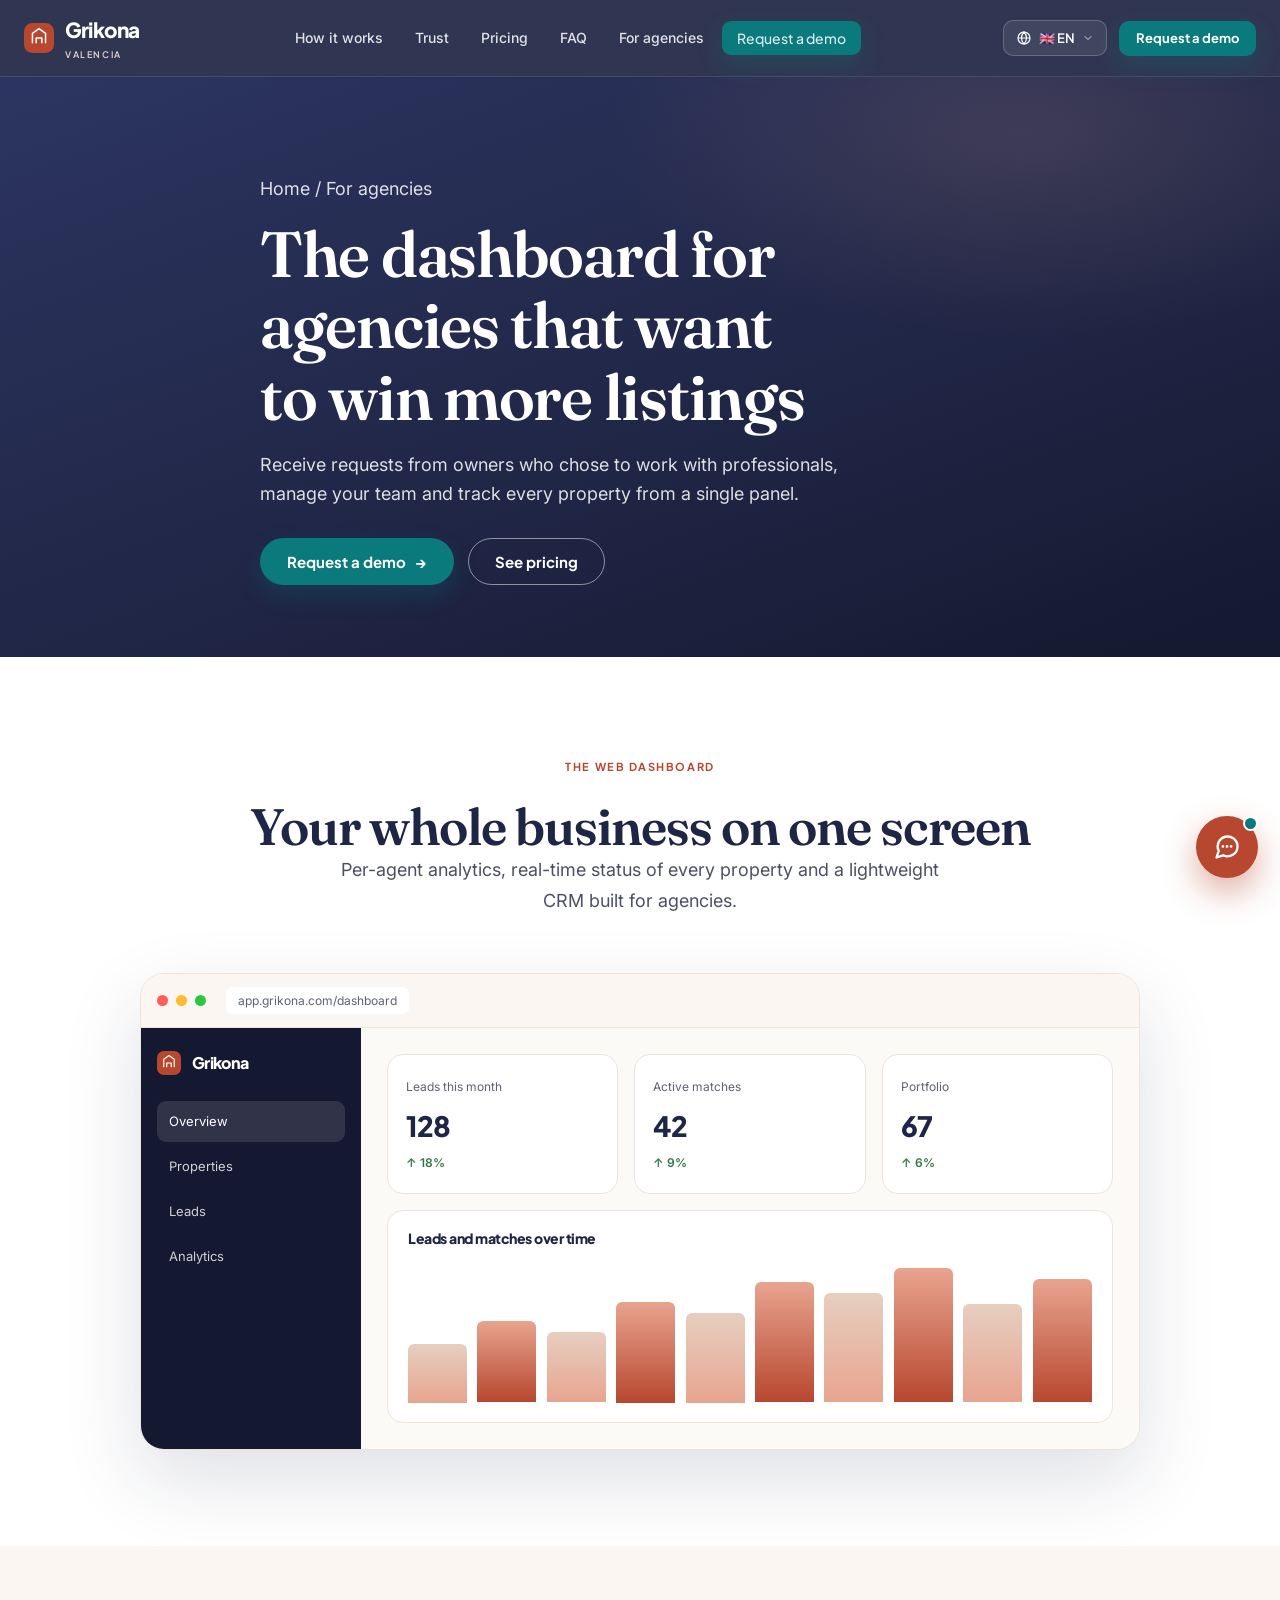
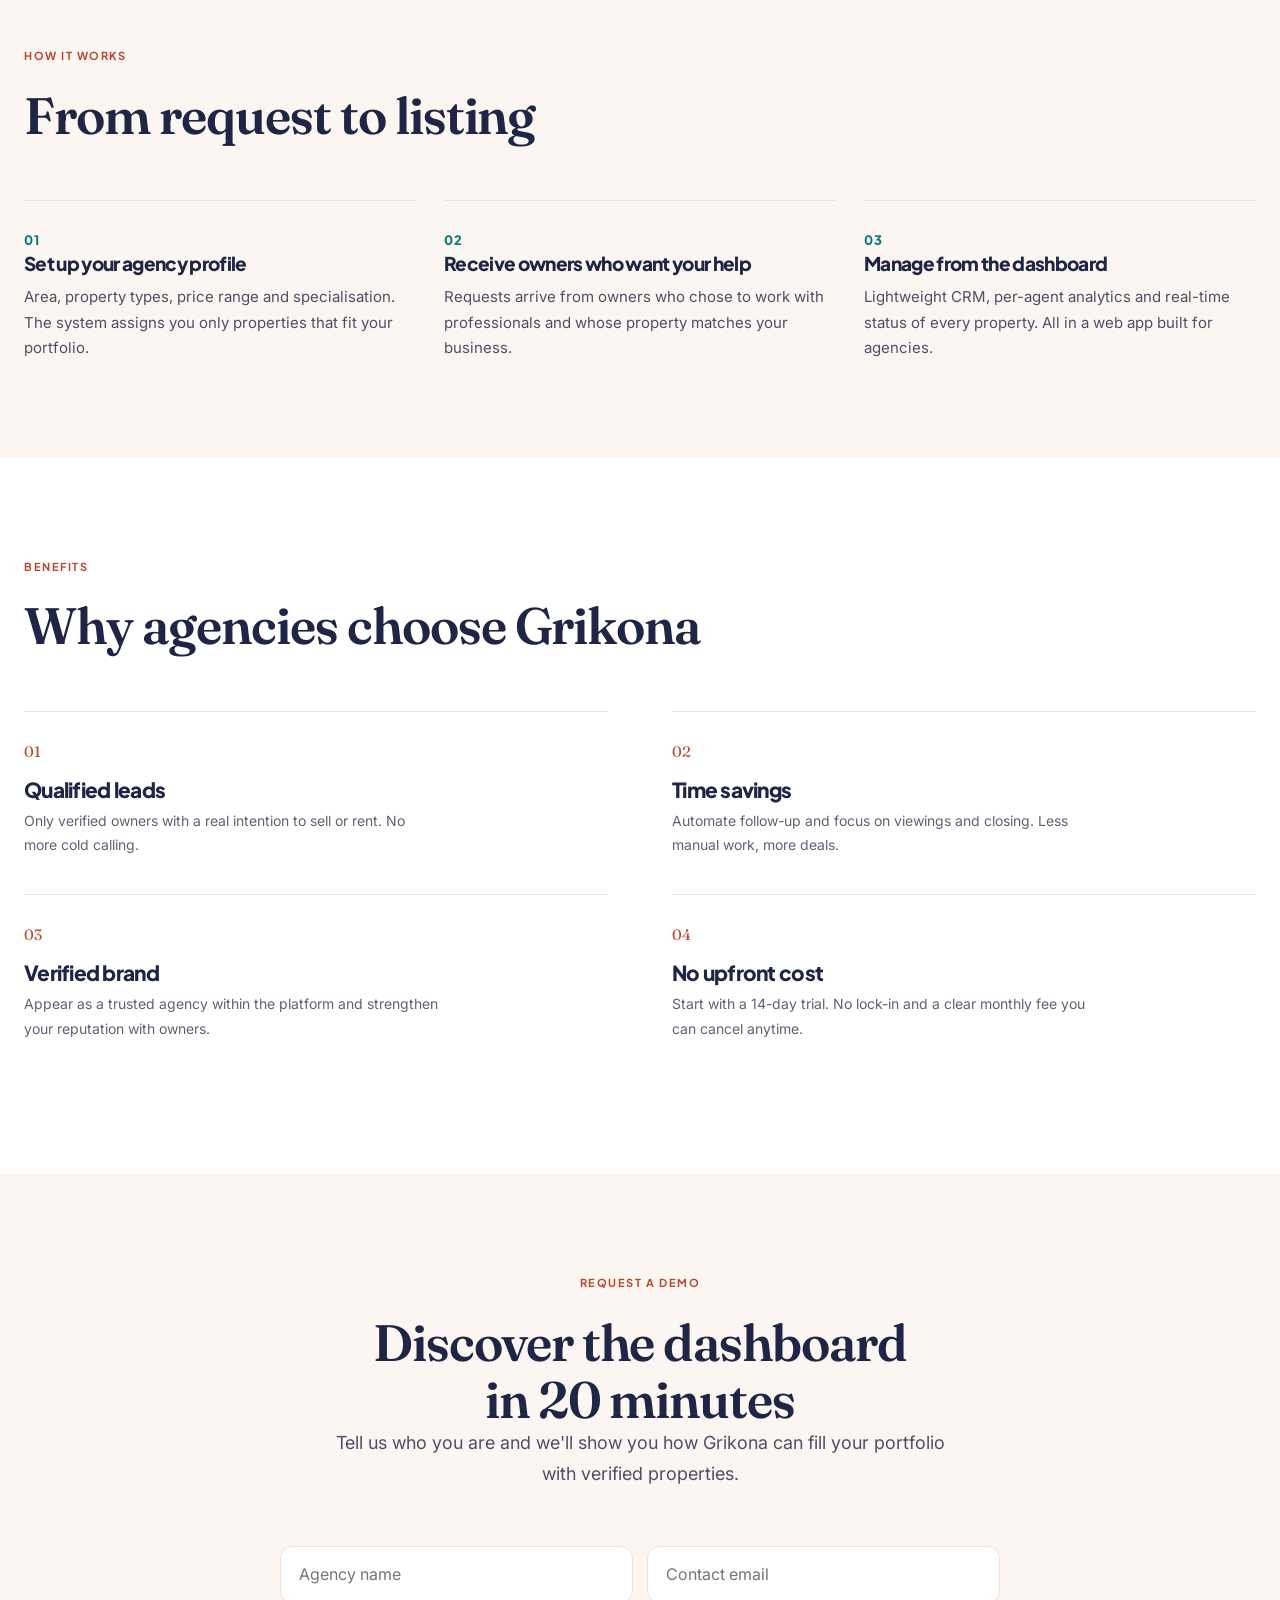
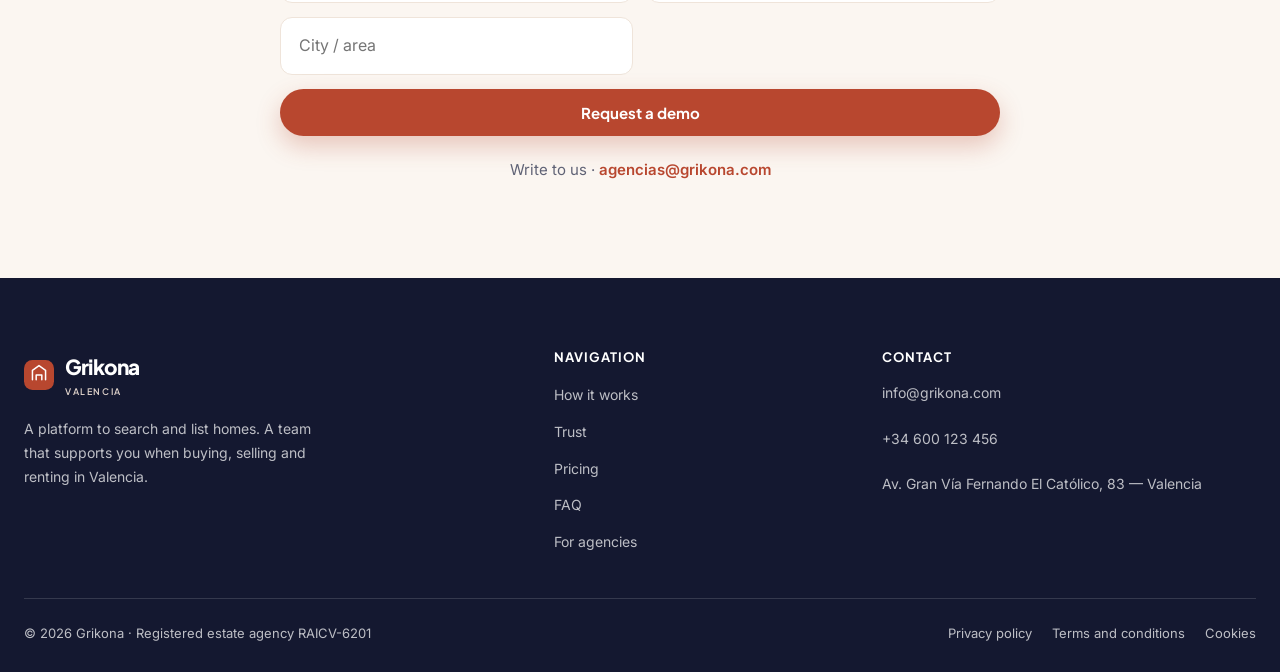
<file: inmobiliarias.html>
<!DOCTYPE html>
<html lang="es">
<head>
  <meta charset="UTF-8">
  <meta name="viewport" content="width=device-width, initial-scale=1.0, viewport-fit=cover">
  <meta name="theme-color" content="#1F2544">
  <title data-i18n="ag.meta.title">Para inmobiliarias — Dashboard de Grikona</title>
  <meta name="description" content="Recibe solicitudes de propietarios verificados y organiza captaciones, equipo y seguimiento desde el dashboard profesional de Grikona.">
  <link rel="preconnect" href="https://fonts.googleapis.com">
  <link rel="preconnect" href="https://fonts.gstatic.com" crossorigin>
  <link href="https://fonts.googleapis.com/css2?family=Fraunces:opsz,wght@9..144,500;9..144,600&amp;family=Plus+Jakarta+Sans:wght@400;500;600;700;800&amp;family=Inter:wght@400;500;600&amp;display=swap" rel="stylesheet">
  <link rel="stylesheet" href="css/styles.css">
  <link rel="icon" type="image/svg+xml" href="img/favicon.svg">
</head>
<body class="page-ag">
<div class="scroll-progress" aria-hidden="true"></div>

<header class="site-header" id="siteHeader">
  <div class="container nav">
    <a href="index.html" class="brand" aria-label="Grikona, inicio">
      <svg width="30" height="30" viewBox="0 0 32 32" fill="none" aria-hidden="true"><rect width="32" height="32" rx="9" fill="#B8472F"/><path d="M9 21V11l7-5 7 5v10" stroke="#fff" stroke-width="1.6" stroke-linecap="round" stroke-linejoin="round"/><path d="M13 21v-5h6v5" stroke="#fff" stroke-width="1.6" stroke-linecap="round" stroke-linejoin="round"/></svg>
      <span>Grikona<small>Valencia</small></span>
    </a>
    <ul class="nav-links">
      <li><a href="index.html#solucion" data-i18n="nav.how">Cómo funciona</a></li>
      <li><a href="index.html#confianza" data-i18n="nav.trust">Confianza</a></li>
      <li><a href="index.html#precios" data-i18n="nav.pricing">Precios</a></li>
      <li><a href="index.html#faq" data-i18n="nav.faq">FAQ</a></li>
      <li><a href="inmobiliarias.html" data-i18n="nav.agencies">Para inmobiliarias</a></li>
      <li class="nav-links__cta"><a href="#demo" class="btn btn-secondary" data-i18n="ag.hero.cta1">Solicitar demo</a></li>
    </ul>
    <div class="nav-actions">
      <div class="lang-select">
        <button class="lang-select__trigger" type="button" aria-label="Idioma">
          <svg class="lang-select__globe" viewBox="0 0 24 24" fill="none" aria-hidden="true"><circle cx="12" cy="12" r="9" stroke="currentColor" stroke-width="1.8"/><path d="M3 12h18M12 3c2.5 2.7 3.8 5.8 3.8 9S14.5 18.3 12 21c-2.5-2.7-3.8-5.8-3.8-9S9.5 5.7 12 3z" stroke="currentColor" stroke-width="1.8"/></svg>
          <span data-lang-current>🇪🇸 ES</span>
          <svg class="lang-select__chev" width="12" height="12" viewBox="0 0 24 24" fill="none" aria-hidden="true"><path d="M6 9l6 6 6-6" stroke="currentColor" stroke-width="1.6" stroke-linecap="round" stroke-linejoin="round"/></svg>
        </button>
        <div class="lang-select__menu">
          <button class="lang-select__opt" type="button" data-lang="es"><span class="lang-select__flag">🇪🇸</span> Español</button>
          <button class="lang-select__opt" type="button" data-lang="en"><span class="lang-select__flag">🇬🇧</span> English</button>
          <button class="lang-select__opt" type="button" data-lang="zh"><span class="lang-select__flag">🇨🇳</span> 中文</button>
          <button class="lang-select__opt" type="button" data-lang="ru"><span class="lang-select__flag">🇷🇺</span> Русский</button>
        </div>
      </div>
      <a href="#demo" class="btn btn-secondary btn--sm" data-i18n="ag.hero.cta1">Solicitar demo</a>
      <button class="nav-toggle" id="navToggle" aria-label="Abrir menú" data-i18n-aria="nav.menu" aria-expanded="false"><span></span><span></span><span></span></button>
    </div>
  </div>
</header>

<section class="page-hero">
  <div class="container page-hero__inner reveal">
    <p class="breadcrumb"><a href="index.html" data-i18n="ag.breadcrumb">Inicio / Para inmobiliarias</a></p>
    <h1 data-i18n="ag.hero.h1">El dashboard para agencias que quieren captar mejor</h1>
    <p data-i18n="ag.hero.p">Recibe solicitudes de propietarios que han elegido trabajar con profesionales, gestiona tu equipo y haz seguimiento de cada inmueble desde un solo panel.</p>
    <div class="hero__actions" style="margin-top:30px">
      <a href="#demo" class="btn btn-secondary"><span data-i18n="ag.hero.cta1">Solicitar demo</span> <span class="arrow">→</span></a>
      <a href="index.html#precios" class="btn btn-outline-light" data-i18n="ag.hero.cta2">Ver precios</a>
    </div>
  </div>
</section>

<section class="section">
  <div class="container">
    <div class="section-head section-head--center reveal">
      <span class="eyebrow" data-i18n="ag.dash.eyebrow">El dashboard web</span>
      <h2 data-i18n="ag.dash.h2">Todo tu negocio en una sola pantalla</h2>
      <p class="lead" data-i18n="ag.dash.lead">Analíticas por asesor, estado de cada propiedad en tiempo real y un CRM ligero diseñado para agencias.</p>
    </div>

    <div class="showcase__frame reveal" style="max-width:1000px;margin-inline:auto">
      <div class="showcase__bar"><i></i><i></i><i></i><span>app.grikona.com/dashboard</span></div>
      <div class="dash-grid">
        <aside class="dash-side">
          <div class="brand"><svg width="24" height="24" viewBox="0 0 32 32" fill="none"><rect width="32" height="32" rx="9" fill="#B8472F"/><path d="M9 21V11l7-5 7 5v10" stroke="#fff" stroke-width="1.6" stroke-linecap="round" stroke-linejoin="round"/><path d="M13 21v-5h6v5" stroke="#fff" stroke-width="1.6" stroke-linecap="round" stroke-linejoin="round"/></svg>Grikona</div>
          <ul>
            <li class="active" data-i18n="dash.nav1">Resumen</li>
            <li data-i18n="dash.nav2">Propiedades</li>
            <li data-i18n="dash.nav3">Contactos</li>
            <li data-i18n="dash.nav4">Analíticas</li>
          </ul>
        </aside>
        <div class="dash-main">
          <div class="dash-kpis">
            <div class="kpi"><span data-i18n="how.kpi1">Contactos este mes</span><strong>128</strong><em>↑ 18%</em></div>
            <div class="kpi"><span data-i18n="how.kpi2">Matches activos</span><strong>42</strong><em>↑ 9%</em></div>
            <div class="kpi"><span data-i18n="how.kpi3">Cartera</span><strong>67</strong><em>↑ 6%</em></div>
          </div>
          <div class="dash-chart">
            <h4 data-i18n="how.chartTitle">Evolución de leads y matches</h4>
            <div class="bars">
              <i style="height:42%"></i><i style="height:58%"></i><i style="height:50%"></i><i style="height:72%"></i><i style="height:64%"></i><i style="height:86%"></i><i style="height:78%"></i><i style="height:96%"></i><i style="height:70%"></i><i style="height:88%"></i>
            </div>
          </div>
        </div>
      </div>
    </div>
  </div>
</section>

<section class="section section--gray">
  <div class="container">
    <div class="section-head reveal">
      <span class="eyebrow" data-i18n="ag.how.eyebrow">Cómo funciona</span>
      <h2 data-i18n="ag.how.h2">De la solicitud a la captación</h2>
    </div>
    <div class="steps">
      <article class="step reveal" data-delay="1">
        <span class="step__num">01</span>
        <h3 data-i18n="ag.s1t">Configura tu perfil de agencia</h3>
        <p data-i18n="ag.s1p">Zona, tipología, rango de precios y especialización. El sistema te asigna solo inmuebles que encajan con tu cartera.</p>
      </article>
      <article class="step reveal" data-delay="2">
        <span class="step__num">02</span>
        <h3 data-i18n="ag.s2t">Recibe propietarios que quieren tu ayuda</h3>
        <p data-i18n="ag.s2p">Llegan solicitudes de propietarios que han elegido trabajar con profesionales y cuyo inmueble encaja con tu actividad.</p>
      </article>
      <article class="step reveal" data-delay="3">
        <span class="step__num">03</span>
        <h3 data-i18n="ag.s3t">Gestiona desde el dashboard</h3>
        <p data-i18n="ag.s3p">CRM ligero, analíticas por asesor y estado de cada inmueble en tiempo real. Todo en una webapp diseñada para agencias.</p>
      </article>
    </div>
  </div>
</section>

<section class="section">
  <div class="container">
    <div class="section-head reveal">
      <span class="eyebrow" data-i18n="ag.adv.eyebrow">Ventajas</span>
      <h2 data-i18n="ag.adv.h2">Por qué las agencias eligen Grikona</h2>
    </div>
    <div class="features features--minimal">
      <article class="feature reveal" data-delay="1">
        <h3 data-i18n="ag.a1t">Leads cualificados</h3>
        <p data-i18n="ag.a1p">Solo propietarios verificados y con intención real de vender o alquilar. Se acabaron las puertas frías.</p>
      </article>
      <article class="feature reveal" data-delay="2">
        <h3 data-i18n="ag.a2t">Ahorro de tiempo</h3>
        <p data-i18n="ag.a2p">Automatiza el seguimiento y céntrate en las visitas y el cierre. Menos gestión manual, más operaciones.</p>
      </article>
      <article class="feature reveal" data-delay="3">
        <h3 data-i18n="ag.a3t">Marca verificada</h3>
        <p data-i18n="ag.a3p">Aparece como agencia de confianza dentro de la plataforma y refuerza tu reputación ante los propietarios.</p>
      </article>
      <article class="feature reveal" data-delay="4">
        <h3 data-i18n="ag.a4t">Sin coste de entrada</h3>
        <p data-i18n="ag.a4p">Empieza con 14 días de prueba. Sin permanencia y con una cuota mensual clara que puedes cancelar cuando quieras.</p>
      </article>
    </div>
  </div>
</section>

<section class="section section--gray" id="demo">
  <div class="container" style="max-width:720px">
    <div class="section-head section-head--center reveal">
      <span class="eyebrow" data-i18n="ag.demo.eyebrow">Solicitar demo</span>
      <h2 data-i18n="ag.demo.h2">Descubre el dashboard en 20 minutos</h2>
      <p class="lead" data-i18n="ag.demo.lead">Cuéntanos quién eres y te enseñamos cómo Grikona puede llenar tu cartera de inmuebles verificados.</p>
    </div>
    <form class="demo-form reveal" data-delay="1" id="waitlistForm" data-done-key="ag.demo.done" style="max-width:100%">
      <input required data-i18n-placeholder="ag.demo.agency" placeholder="Nombre de la agencia" aria-label="Agencia">
      <input type="email" required data-i18n-placeholder="ag.demo.email" placeholder="Email de contacto" aria-label="Email">
      <input data-i18n-placeholder="ag.demo.zone" placeholder="Ciudad / zona" aria-label="Zona">
      <button class="btn btn-primary" type="submit" data-i18n="ag.demo.cta">Solicitar demo</button>
    </form>
    <p class="demo-alt reveal"><span data-i18n="ag.cta.btn2">Escríbenos</span> · <a href="mailto:agencias@grikona.com">agencias@grikona.com</a></p>
  </div>
</section>

<footer class="site-footer">
  <div class="container">
    <div class="footer-grid">
      <div class="footer-brand">
        <a href="index.html" class="brand">
          <svg width="30" height="30" viewBox="0 0 32 32" fill="none" aria-hidden="true"><rect width="32" height="32" rx="9" fill="#B8472F"/><path d="M9 21V11l7-5 7 5v10" stroke="#fff" stroke-width="1.6" stroke-linecap="round" stroke-linejoin="round"/><path d="M13 21v-5h6v5" stroke="#fff" stroke-width="1.6" stroke-linecap="round" stroke-linejoin="round"/></svg>
          <span>Grikona<small>Valencia</small></span>
        </a>
        <p data-i18n="footer.desc">Una plataforma para buscar y publicar vivienda. Un equipo que te acompaña en la compra, la venta y el alquiler en Valencia.</p>
      </div>
      <div>
        <h4 data-i18n="footer.nav">Navegación</h4>
        <ul class="footer-links">
          <li><a href="index.html#solucion" data-i18n="nav.how">Cómo funciona</a></li>
          <li><a href="index.html#confianza" data-i18n="nav.trust">Confianza</a></li>
          <li><a href="index.html#precios" data-i18n="nav.pricing">Precios</a></li>
          <li><a href="index.html#faq" data-i18n="nav.faq">FAQ</a></li>
          <li><a href="inmobiliarias.html" data-i18n="nav.agencies">Para inmobiliarias</a></li>
        </ul>
      </div>
      <div>
        <h4 data-i18n="footer.contact">Contacto</h4>
        <ul class="footer-links footer-contact">
          <li><a href="mailto:info@grikona.com">info@grikona.com</a></li>
          <li><a href="tel:+34600123456">+34 600 123 456</a></li>
          <li><span>Av. Gran Vía Fernando El Católico, 83 — Valencia</span></li>
        </ul>
      </div>
    </div>
    <div class="footer-bottom">
      <span data-i18n="footer.copy">© 2026 Grikona · Agencia inmobiliaria registrada RAICV-6201</span>
      <div class="legal">
        <a href="#" data-i18n="footer.privacy">Política de privacidad</a>
        <a href="#" data-i18n="footer.terms">Términos y condiciones</a>
        <a href="#" data-i18n="footer.cookies">Cookies</a>
      </div>
    </div>
  </div>
</footer>

<script src="js/i18n.js" defer></script>
<script src="js/chat.js" defer></script>
<script src="js/main.js" defer></script>
</body>
</html>
</file>
<file: css/styles.css>
/* =========================================================
   Grikona — Marketplace inmobiliario verificado
   Design language inspired by modern SaaS product pages.
   ========================================================= */

:root {
  /* Brand — paleta Grikona (arena + tinta + oro + naranja) */
  --primary:        #B8472F;   /* oro */
  --primary-dark:   #1F2544;   /* tinta */
  --primary-darker: #141830;   /* tinta profunda */
  --primary-light:  #E8A48F;   /* oro claro */
  --secondary:      #0B7A7C;   /* naranja de atención */
  --secondary-hover:#11908F;
  --accent:         #F6E7DC;   /* arena media */
  --accent-dark:    #E6CFC0;   /* arena intensa */

  /* Surfaces */
  --bg-white:       #ffffff;
  --bg-gray:        #FBF6F1;   /* arena clara */
  --bg-gray-dark:   #EFE4DA;   /* línea */
  --bg-dark:        #1F2544;

  /* Text */
  --text-primary:   #1F2544;
  --text-muted:     #5F6275;
  --text-muted-strong:#4D5064;
  --text-white:     #ffffff;

  /* System */
  --radius-sm: 10px;
  --radius:    16px;
  --radius-lg: 24px;
  --radius-xl: 28px;
  --maxw:      1232px;
  --shadow-sm: 0 2px 10px rgba(31, 37, 68, .06);
  --shadow:    0 18px 48px rgba(31, 37, 68, .10);
  --shadow-lg: 0 30px 70px rgba(20, 24, 48, .28);

  --font-heading: "Plus Jakarta Sans", "Segoe UI", system-ui, sans-serif;
  --font-body:    "Inter", "Segoe UI", system-ui, -apple-system, sans-serif;
}

* { box-sizing: border-box; }

html { scroll-behavior: smooth; -webkit-text-size-adjust: 100%; }

body {
  margin: 0;
  font-family: var(--font-body);
  color: var(--text-primary);
  background: var(--bg-white);
  line-height: 1.6;
  font-size: 16px;
  -webkit-font-smoothing: antialiased;
  overflow-x: hidden;
}

h1, h2, h3, h4 {
  font-family: var(--font-heading);
  color: var(--primary-dark);
  margin: 0;
  line-height: 1.12;
  letter-spacing: -.035em;
  font-weight: 800;
  text-wrap: balance;
}
h1 { font-size: clamp(2.4rem, 5.4vw, 4rem); }
h1, h2 { font-family: "Fraunces", Georgia, serif; font-weight: 600; letter-spacing: -.02em; font-optical-sizing: auto; }
h2 { font-size: clamp(2rem, 4vw, 3.25rem); }
h3 { font-size: 1.35rem; }
p  { margin: 0 0 1rem; }
a  { color: inherit; text-decoration: none; }
img { max-width: 100%; display: block; }
button { font-family: inherit; }

::selection { background: var(--secondary); color: #fff; }

.container { width: min(100% - 48px, var(--maxw)); margin-inline: auto; }

.section { padding: 88px 0; }
.section--gray { background: var(--bg-gray); }
.section--tight { padding: 64px 0; }
@media (min-width: 1024px) { .section { padding: 112px 0; } }

.section-head { max-width: 850px; margin-bottom: 56px; }
.section-head--center { margin-inline: auto; text-align: center; }
.eyebrow {
  display: inline-block;
  font-family: var(--font-heading);
  font-size: 11px;
  font-weight: 700;
  letter-spacing: .14em;
  text-transform: uppercase;
  color: var(--primary);
  margin-bottom: 22px;
}
.lead { color: var(--text-muted-strong); font-size: 18px; line-height: 1.7; max-width: 640px; }
.section-head--center .lead { margin-inline: auto; }
.muted { color: var(--text-muted-strong); }

/* ---------- Buttons ---------- */
.btn {
  display: inline-flex;
  align-items: center;
  justify-content: center;
  gap: 9px;
  font-family: var(--font-heading);
  font-weight: 700;
  font-size: 15px;
  padding: 15px 26px;
  border-radius: 999px;
  border: 1.5px solid transparent;
  cursor: pointer;
  transition: background-color .22s ease, color .22s ease, border-color .22s ease, transform .22s ease, box-shadow .22s ease;
  white-space: nowrap;
  line-height: 1;
}
.btn:active { transform: translateY(1px); }
.btn-primary { background: var(--primary); color: #fff; box-shadow: 0 10px 24px rgba(184, 71, 47,.28); }
.btn-primary:hover { background: var(--primary-dark); color: #fff; }
.btn-secondary { background: var(--secondary); color: #fff; box-shadow: 0 10px 24px rgba(11, 122, 124,.24); }
.btn-secondary:hover { background: var(--secondary-hover); color: #fff; }
.btn-ghost { background: transparent; color: var(--primary-dark); border-color: rgba(31, 37, 68,.25); }
.btn-ghost:hover { border-color: var(--primary); color: var(--primary); background: rgba(184, 71, 47,.07); }
.btn-light { background: #fff; color: var(--primary-dark); }
.btn-light:hover { background: var(--accent); }
.btn-outline-light { background: transparent; color: #fff; border-color: rgba(255,255,255,.5); }
.btn-outline-light:hover { background: #fff; color: var(--primary-dark); border-color: #fff; }
.btn--sm { padding: 10px 16px; font-size: 13px; border-radius: 10px; }
.btn--block { width: 100%; }
.btn .arrow { transition: transform .22s ease; }
.btn:hover .arrow { transform: translateX(4px); }

/* ---------- Header ---------- */
.site-header {
  position: sticky;
  top: 0;
  z-index: 100;
  background: rgba(31, 37, 68, .92);
  backdrop-filter: blur(14px);
  -webkit-backdrop-filter: blur(14px);
  border-bottom: 1px solid rgba(255,255,255,.10);
  transition: background-color .3s ease, box-shadow .3s ease;
}
.site-header.is-scrolled { background: rgba(31, 37, 68, .98); box-shadow: 0 10px 30px rgba(20, 24, 48,.28); }
.nav { display: flex; align-items: center; justify-content: space-between; height: 76px; gap: 24px; transition: height .3s ease; }
.site-header.is-scrolled .nav { height: 66px; }
.brand { display: inline-flex; align-items: center; gap: 11px; color: #fff; font-family: var(--font-heading); font-weight: 800; font-size: 1.3rem; letter-spacing: -.04em; }
.brand:hover { color: #fff; }
.brand svg { display: block; }
.brand small { display: block; font-size: 9px; font-weight: 600; letter-spacing: .18em; text-transform: uppercase; color: var(--accent); opacity: .9; margin-top: 2px; }
.nav-links { display: flex; align-items: center; gap: 4px; list-style: none; margin: 0; padding: 0; }
.nav-links a {
  color: rgba(255,255,255,.86);
  font-size: 14px;
  font-weight: 500;
  padding: 9px 14px;
  border-radius: 9px;
  transition: color .2s, background-color .2s;
}
.nav-links a:hover { color: #fff; background: rgba(255,255,255,.10); }
.nav-actions { display: flex; align-items: center; gap: 12px; }
.nav-toggle { display: none; background: none; border: 0; cursor: pointer; padding: 8px; }
.nav-toggle span { display: block; width: 24px; height: 2px; background: #fff; margin: 5px 0; transition: .3s; border-radius: 2px; }

@media (max-width: 1023px) {
  .nav-links { display: none; }
  .nav-actions .btn { display: none; }
  .nav-toggle { display: block; }
  .site-header.open .nav-links {
    display: flex;
    position: absolute;
    top: 100%; left: 0; right: 0;
    flex-direction: column;
    align-items: stretch;
    gap: 4px;
    background: var(--primary-darker);
    border-bottom: 1px solid rgba(255,255,255,.1);
    padding: 16px 24px 22px;
    box-shadow: 0 24px 40px rgba(20, 24, 48,.35);
  }
  .site-header.open .nav-links a { padding: 13px 12px; }
  .nav-links__cta { display: none; }
  .site-header.open .nav-links__cta { display: block; margin-top: 10px; }
  .site-header.open .nav-links__cta .btn { width: 100%; }
  body.nav-open { overflow: hidden; }
}

/* ---------- Hero ---------- */
.hero {
  position: relative;
  background:
    radial-gradient(1100px 620px at 80% 6%, rgba(184, 71, 47,.30), transparent 60%),
    radial-gradient(900px 520px at 6% 94%, rgba(11, 122, 124,.26), transparent 60%),
    linear-gradient(160deg, #2c3561 0%, var(--primary-dark) 48%, #141830 100%);
  background-size: 140% 140%, 140% 140%, 100% 100%;
  animation: heroDrift 22s ease-in-out infinite alternate;
  color: #fff;
  overflow: hidden;
  padding: 80px 0 96px;
}
.hero::after {
  content: "";
  position: absolute; inset: 0;
  background-image: radial-gradient(rgba(255,255,255,.07) 1px, transparent 1px);
  background-size: 34px 34px;
  mask-image: linear-gradient(180deg, rgba(0,0,0,.7), transparent 75%);
  -webkit-mask-image: linear-gradient(180deg, rgba(0,0,0,.7), transparent 75%);
  pointer-events: none;
}
.hero__grid { display: grid; grid-template-columns: 1.08fr .92fr; gap: 56px; align-items: center; position: relative; z-index: 2; }
.hero__eyebrow {
  display: inline-flex; align-items: center; gap: 9px;
  background: rgba(255,255,255,.10);
  border: 1px solid rgba(255,255,255,.22);
  color: #fff;
  font-family: var(--font-heading);
  font-size: 11px; font-weight: 700; letter-spacing: .12em; text-transform: uppercase;
  padding: 8px 14px; border-radius: 999px; margin-bottom: 26px;
}
.hero__eyebrow .dot { width: 7px; height: 7px; border-radius: 50%; background: var(--secondary); box-shadow: 0 0 0 4px rgba(11, 122, 124,.25); animation: pulse 2s infinite; }
@keyframes pulse { 0%,100% { box-shadow: 0 0 0 4px rgba(11, 122, 124,.25); } 50% { box-shadow: 0 0 0 8px rgba(11, 122, 124,.05); } }
.hero h1 { color: #fff; max-width: 15ch; }
.hero__lead { color: rgba(255,255,255,.84); font-size: 18px; line-height: 1.7; max-width: 540px; margin: 22px 0 32px; }
.hero__actions { display: flex; gap: 14px; flex-wrap: wrap; }
.hero__social { display: flex; align-items: center; gap: 16px; margin-top: 38px; }
.hero__avatars { display: flex; padding-left: 8px; }
.hero__avatars img { width: 44px; height: 44px; border-radius: 50%; border: 3px solid var(--primary-dark); object-fit: cover; margin-left: -12px; }
.hero__social p { margin: 0; font-size: 14px; color: rgba(255,255,255,.86); }
.hero__social strong { display: block; font-family: var(--font-heading); font-weight: 800; font-size: 17px; color: #fff; }

@media (max-width: 900px) {
  .hero__grid { grid-template-columns: 1fr; gap: 48px; }
  .hero { padding: 56px 0 72px; }
}

/* ---------- Phone demo ---------- */
.phone-demo { width: 320px; max-width: 100%; margin-inline: auto; position: relative; }
.phone {
  position: relative;
  background: linear-gradient(145deg, rgba(255,255,255,.16), rgba(255,255,255,.04));
  border: 1px solid rgba(255,255,255,.32);
  border-radius: 44px;
  padding: 10px;
  box-shadow: inset 0 1px rgba(255,255,255,.5), var(--shadow-lg);
  backdrop-filter: blur(20px);
  -webkit-backdrop-filter: blur(20px);
}
.phone__screen { background: linear-gradient(165deg, rgba(255,255,255,.05), rgba(31, 37, 68,.38)); border: 1px solid rgba(255,255,255,.16); border-radius: 35px; overflow: hidden; }
.phone__status { display: flex; justify-content: space-between; align-items: center; padding: 13px 20px 6px; font-size: 9px; color: rgba(255,255,255,.75); }
.phone__island { width: 72px; height: 19px; border-radius: 20px; background: rgba(31, 37, 68,.65); }
.phone__head { display: flex; justify-content: space-between; align-items: center; padding: 8px 18px 14px; }
.phone__logo { font-family: var(--font-heading); font-weight: 800; font-size: 15px; letter-spacing: -.03em; color: #fff; }
.phone__logo span { color: var(--accent); }
.phone__tag { font-size: 8px; letter-spacing: .15em; color: rgba(255,255,255,.85); border: 1px solid rgba(255,255,255,.3); border-radius: 5px; padding: 3px 6px; }
.phone__title { display: flex; justify-content: space-between; align-items: center; padding: 0 18px 14px; }
.phone__title p { margin: 0; font-size: 15px; font-weight: 700; }
.phone__title span { color: rgba(255,255,255,.7); font-size: 10px; }
.phone__deck { position: relative; height: 300px; margin: 0 14px; isolation: isolate; }
.deck__back, .deck__back-far {
  position: absolute; inset: 0; border-radius: 20px;
  background: rgba(232, 164, 143,.38); border: 1px solid rgba(255,255,255,.25);
  transform: translateY(8px) scale(.95);
}
.deck__back-far { background: rgba(255,255,255,.08); transform: translateY(16px) scale(.9); }
.pcard {
  position: absolute; inset: 0; border-radius: 20px; overflow: hidden;
  background: var(--primary); border: 1px solid rgba(255,255,255,.4);
  cursor: grab; user-select: none; touch-action: pan-y;
  will-change: transform;
}
.pcard:active { cursor: grabbing; }
.pcard img { width: 100%; height: 100%; object-fit: cover; pointer-events: none; }
.pcard__shade { position: absolute; inset: 0; background: linear-gradient(rgba(18,30,32,.08) 20%, rgba(18,30,32,.28) 42%, rgba(18,30,32,.93) 100%); }
.pcard__verified { position: absolute; top: 12px; left: 12px; display: flex; align-items: center; gap: 4px; background: rgba(255,254,242,.92); color: var(--primary-dark); border-radius: 20px; padding: 5px 9px; font-size: 9px; font-weight: 700; }
.pcard__verified svg { width: 11px; height: 11px; }
.pcard__copy { position: absolute; left: 17px; right: 14px; bottom: 18px; pointer-events: none; }
.pcard__price { font-family: var(--font-heading); font-weight: 800; font-size: 25px; letter-spacing: -.04em; }
.pcard__name { font-size: 14px; font-weight: 600; margin-top: 3px; }
.pcard__zone, .pcard__specs { display: flex; align-items: center; gap: 5px; color: rgba(255,255,255,.85); font-size: 10px; margin-top: 6px; }
.pcard__specs { margin-top: 4px; gap: 10px; }
.pcard__stamp {
  position: absolute; top: 76px; padding: 7px 11px; border-radius: 8px;
  background: rgba(255,254,242,.94); border: 3px solid; font-family: var(--font-heading);
  font-weight: 800; font-size: 17px; pointer-events: none; opacity: 0;
}
.pcard__stamp--like { left: 16px; color: #206b50; border-color: #206b50; transform: rotate(-12deg); }
.pcard__stamp--skip { right: 16px; color: #a44728; border-color: #a44728; transform: rotate(12deg); }
.phone__controls { display: flex; justify-content: center; align-items: center; gap: 20px; padding: 22px 14px 6px; }
.phone__controls button {
  width: 48px; height: 48px; border-radius: 50%; display: grid; place-items: center;
  cursor: pointer; transition: transform .2s, background-color .2s; flex: none;
}
.phone__controls button:hover { transform: scale(1.08); }
.phone__controls button:disabled { opacity: .5; cursor: default; }
.ctrl-skip { background: rgba(255,255,255,.1); border: 1px solid rgba(255,255,255,.35); color: #fff; }
.ctrl-info { background: rgba(255,255,255,.1); border: 1px solid rgba(255,255,255,.35); color: #fff; }
.ctrl-like { background: var(--secondary); border: 0; color: #fff; box-shadow: 0 5px 18px rgba(11, 122, 124,.4); }
.phone__hint { text-align: center; color: rgba(255,255,255,.7); font-size: 9px; padding: 4px 8px; }
.phone__feedback { text-align: center; color: rgba(255,255,255,.85); font-size: 10px; min-height: 26px; padding: 8px; }
.phone__bar { width: 88px; height: 4px; border-radius: 9px; background: rgba(255,255,255,.3); margin: 6px auto 10px; }

/* ---------- Logo marquee / trust strip ---------- */
.strip { background: var(--bg-gray); padding: 26px 0; border-top: 1px solid var(--bg-gray-dark); border-bottom: 1px solid var(--bg-gray-dark); overflow: hidden; }
.strip__inner { display: flex; align-items: center; gap: 44px; }
.strip__label { flex: none; font-size: 12px; font-weight: 600; color: var(--text-muted); text-transform: uppercase; letter-spacing: .1em; }
.strip__label { position: relative; padding-right: 22px; border-right: 1px solid var(--bg-gray-dark); }
.strip__viewport { flex: 1; min-width: 0; overflow: hidden;
  -webkit-mask-image: linear-gradient(90deg, transparent 0, #000 12%, #000 88%, transparent 100%);
          mask-image: linear-gradient(90deg, transparent 0, #000 12%, #000 88%, transparent 100%); }
.strip__track { display: flex; width: max-content; animation: marquee 40s linear infinite; white-space: nowrap; will-change: transform; }
.strip__viewport:hover .strip__track { animation-play-state: paused; }
.strip__item { padding-right: 44px; font-family: var(--font-heading); font-weight: 700; font-size: 17px; color: var(--text-muted); opacity: .8; letter-spacing: -.02em; }
@keyframes marquee { from { transform: translateX(0); } to { transform: translateX(-50%); } }
@media (prefers-reduced-motion: reduce) { .strip__track { animation: none; } }

/* ---------- Problem stats ---------- */
.problem-intro { display: grid; grid-template-columns: 1.4fr 1fr; gap: 64px; align-items: end; }
.problem-intro .lead { margin: 0; font-size: 16px; }
.problems { display: grid; grid-template-columns: repeat(3, 1fr); gap: 48px; margin-top: 64px; }
.problem { border-top: 2px solid var(--secondary); padding-top: 24px; }
.problem__stat { display: block; font-family: var(--font-heading); font-weight: 800; font-size: clamp(48px, 5vw, 68px); line-height: 1.05; letter-spacing: -.05em; color: var(--secondary); }
.problem__label { color: var(--text-muted-strong); font-size: 14px; line-height: 1.6; margin-top: 8px; min-height: 44px; }
.problem__title { display: flex; gap: 12px; align-items: flex-start; margin-top: 28px; font-family: var(--font-heading); font-weight: 700; font-size: 20px; line-height: 1.4; }
.problem__title svg { flex: none; margin-top: 4px; color: var(--secondary); }
.problem__body { color: var(--text-muted-strong); font-size: 15px; line-height: 1.8; margin-top: 14px; }

/* ---------- Solution ---------- */
.platforms { display: grid; grid-template-columns: 1.8fr 1fr; gap: 24px; margin-top: 48px; }
.solution-app { background: var(--primary-dark); color: #fff; border-radius: var(--radius-xl); padding: 32px; display: flex; flex-direction: column; }
.solution-dash { background: var(--accent); color: var(--primary-dark); border-radius: var(--radius-xl); padding: 32px; display: flex; flex-direction: column; }
.platform-label { display: flex; align-items: center; gap: 10px; font-size: 12px; font-weight: 600; }
.solution-app .platform-label { color: var(--accent); }
.connection { flex: 1; display: grid; grid-template-columns: minmax(0,1fr) 120px minmax(0,1fr); align-items: center; gap: 16px; padding: 40px 0; }
.person > span { display: block; font-size: 13px; font-weight: 600; color: var(--accent); }
.person h3 { color: #fff; font-size: 24px; margin-top: 12px; }
.person p { color: rgba(255,255,255,.9); font-size: 14px; line-height: 1.7; margin-top: 14px; }
.hands { display: flex; justify-content: center; align-items: center; }
.hands svg { width: 120px; height: 120px; }
.app-closing { border-top: 1px solid rgba(255,255,255,.3); padding-top: 20px; color: var(--accent); font-size: 13px; }
.solution-dash .platform-label { color: var(--primary); }
.solution-dash h3 { color: var(--primary-dark); font-size: 28px; margin-top: 28px; }
.solution-dash p { font-size: 15px; line-height: 1.7; margin-top: 18px; color: var(--text-muted-strong); }
.solution-dash a { margin-top: auto; padding-top: 26px; display: inline-flex; align-items: center; gap: 8px; font-family: var(--font-heading); font-weight: 700; font-size: 14px; text-decoration: underline; text-underline-offset: 5px; color: var(--primary); }
.solution-help { display: grid; grid-template-columns: 1fr 1fr; gap: 72px; margin-top: 72px; align-items: start; }
.solution-help h3 { font-size: 30px; max-width: 480px; }
.solution-help > div > p:last-child { max-width: 500px; color: var(--text-muted-strong); font-size: 15px; line-height: 1.7; margin-top: 18px; }

/* Choices (accordion) */
.choices { border-bottom: 1px solid var(--bg-gray-dark); }
.choice { border-top: 1px solid var(--bg-gray-dark); transition: border-color .2s; }
.choice[data-selected="true"] { border-top: 2px solid var(--secondary); }
.choice__btn { width: 100%; display: flex; justify-content: space-between; align-items: baseline; gap: 20px; background: none; border: 0; cursor: pointer; text-align: left; padding: 20px 0; font-family: var(--font-heading); font-weight: 600; font-size: 16px; line-height: 1.5; color: var(--primary-dark); }
.choice__btn:hover { color: var(--primary); }
.choice__btn .sign { font-size: 22px; font-weight: 400; transition: transform .25s; }
.choice[data-selected="true"] .sign { transform: rotate(45deg); color: var(--secondary); }
.choice__panel { overflow: hidden; height: 0; transition: height .3s ease; }
.choice__panel p { color: var(--text-muted-strong); font-size: 14px; line-height: 1.8; padding: 0 24px 24px 0; margin: 0; }

@media (max-width: 900px) {
  .problem-intro { grid-template-columns: 1fr; gap: 24px; }
  .problems { grid-template-columns: 1fr; gap: 32px; margin-top: 44px; }
  .platforms { grid-template-columns: 1fr; }
  .connection { grid-template-columns: 1fr; gap: 24px; padding: 28px 0; }
  .hands { justify-content: flex-start; }
  .hands svg { width: 140px; height: 110px; }
  .solution-help { grid-template-columns: 1fr; gap: 28px; margin-top: 44px; }
}

/* ---------- Trust section ---------- */
.trust { background: var(--bg-gray); padding: 112px 0 0; }
.trust__grid { display: grid; grid-template-columns: 1fr 1fr; gap: 90px; }
.trust__title { font-size: clamp(46px, 5.6vw, 80px); letter-spacing: -.05em; line-height: 1.03; margin-top: 28px; }
.trust__title span { color: var(--secondary); }
.trust__statement { font-family: var(--font-heading); font-weight: 600; font-size: 21px; line-height: 1.5; letter-spacing: -.02em; margin-top: 30px; color: var(--primary-dark); }
.trust__intro { max-width: 420px; color: var(--text-muted-strong); font-size: 15px; line-height: 1.8; margin-top: 15px; }
.verification-head { display: flex; align-items: center; gap: 26px; padding-bottom: 28px; position: relative; }
.big-three { font-family: var(--font-heading); font-weight: 800; font-size: clamp(96px, 22vw, 168px); line-height: .95; letter-spacing: -.09em; color: var(--primary-dark); }
.verification-head p { font-family: var(--font-heading); font-weight: 600; font-size: 23px; line-height: 1.35; letter-spacing: -.03em; color: var(--primary-dark); }
.verification-head p strong { font-weight: 800; }
.verification-list { list-style: none; margin: 0; padding: 0; }
.verification-list li { display: flex; gap: 22px; padding: 25px 0; border-top: 1px solid rgba(31, 37, 68,.16); }
.verification-list .num { color: var(--primary); font-size: 11px; font-weight: 700; padding-top: 5px; font-variant-numeric: tabular-nums; }
.verification-list h3 { font-size: 22px; }
.verification-list p { color: var(--text-muted-strong); font-size: 14px; line-height: 1.6; margin-top: 7px; }
.trust__footer { display: flex; justify-content: space-between; align-items: center; gap: 40px; border-top: 1px solid rgba(31, 37, 68,.16); margin-top: 56px; padding: 36px 0; flex-wrap: wrap; }
.community { display: flex; align-items: center; gap: 22px; }
.community__avatars { display: flex; padding-left: 8px; }
.community__avatars img { width: 44px; height: 44px; border-radius: 50%; border: 3px solid var(--bg-gray); object-fit: cover; margin-left: -8px; }
.community p { margin: 0; display: flex; flex-direction: column; }
.community strong { font-family: var(--font-heading); font-weight: 800; font-size: 34px; letter-spacing: -.05em; line-height: 1.1; color: var(--primary-dark); }
.community span { color: var(--text-muted-strong); font-size: 12px; }
.launch-fee { display: flex; align-items: center; gap: 22px; }
.launch-fee strong { font-family: var(--font-heading); font-weight: 800; font-size: 60px; line-height: 1; letter-spacing: -.04em; color: var(--primary-dark); }
.launch-fee p { color: var(--text-muted-strong); font-size: 13px; line-height: 1.5; margin: 0; max-width: 190px; }

/* ---------- How it works (tabs) ---------- */
.tabs { display: inline-flex; gap: 6px; background: var(--bg-gray); border-radius: 999px; padding: 6px; margin-bottom: 48px; }
.tab { border: 0; background: none; cursor: pointer; font-family: var(--font-heading); font-weight: 600; font-size: 15px; color: var(--text-muted-strong); padding: 11px 24px; border-radius: 999px; transition: .22s; }
.tab[aria-selected="true"] { background: var(--primary); color: #fff; box-shadow: 0 8px 20px rgba(184, 71, 47,.25); }
.steps { display: grid; grid-template-columns: repeat(3, 1fr); gap: 28px; }
.step { background: #fff; border: 1px solid var(--bg-gray-dark); border-radius: var(--radius-lg); padding: 30px 28px; transition: transform .25s, box-shadow .25s, border-color .25s; }
.step:hover { transform: translateY(-6px); box-shadow: var(--shadow); border-color: transparent; }
.step__num { font-family: var(--font-heading); font-weight: 800; font-size: 13px; color: var(--secondary); letter-spacing: .1em; }
.step__icon { width: 54px; height: 54px; border-radius: 10px; background: transparent; border: 1.5px solid var(--primary); color: var(--primary); display: grid; place-items: center; margin: 18px 0; }
.step h3 { font-size: 19px; margin-bottom: 10px; }
.step p { color: var(--text-muted-strong); font-size: 15px; line-height: 1.7; margin: 0; }
.tab-panel[hidden] { display: none; }

/* Dashboard showcase */
.showcase { margin-top: 72px; }
.showcase__frame { border-radius: var(--radius-lg); overflow: hidden; box-shadow: var(--shadow); border: 1px solid var(--bg-gray-dark); background: #fff; }
.showcase__bar { display: flex; align-items: center; gap: 8px; padding: 13px 16px; background: var(--bg-gray); border-bottom: 1px solid var(--bg-gray-dark); }
.showcase__bar i { width: 11px; height: 11px; border-radius: 50%; display: block; }
.showcase__bar i:nth-child(1) { background: #ff5f57; }
.showcase__bar i:nth-child(2) { background: #febc2e; }
.showcase__bar i:nth-child(3) { background: #28c840; }
.showcase__bar span { margin-left: 12px; font-size: 12px; color: var(--text-muted); background: #fff; border-radius: 6px; padding: 4px 12px; min-width: 0; overflow: hidden; text-overflow: ellipsis; white-space: nowrap; }
.dash-grid { display: grid; grid-template-columns: 220px 1fr; min-height: 380px; }
.dash-side { background: var(--primary-darker); color: rgba(255,255,255,.8); padding: 22px 16px; }
.dash-side .brand { font-size: 1rem; margin-bottom: 26px; }
.dash-side ul { list-style: none; margin: 0; padding: 0; display: grid; gap: 4px; }
.dash-side li { display: flex; align-items: center; gap: 10px; font-size: 13px; padding: 10px 12px; border-radius: 9px; }
.dash-side li.active { background: rgba(255,255,255,.12); color: #fff; }
.dash-main { padding: 26px; background: #fbfaf6; }
.dash-kpis { display: grid; grid-template-columns: repeat(3, 1fr); gap: 16px; }
.kpi { background: #fff; border: 1px solid var(--bg-gray-dark); border-radius: var(--radius); padding: 18px; }
.kpi span { font-size: 12px; color: var(--text-muted); }
.kpi strong { display: block; font-family: var(--font-heading); font-weight: 800; font-size: 28px; color: var(--primary-dark); margin-top: 6px; letter-spacing: -.04em; }
.kpi em { font-style: normal; font-size: 12px; color: #2f7a4a; font-weight: 600; }
.dash-chart { background: #fff; border: 1px solid var(--bg-gray-dark); border-radius: var(--radius); margin-top: 16px; padding: 20px; }
.dash-chart h4 { font-size: 14px; color: var(--primary-dark); margin-bottom: 16px; }
.bars { display: flex; align-items: flex-end; gap: 10px; height: 140px; }
.bars i { flex: 1; background: linear-gradient(180deg, var(--primary-light), var(--primary)); border-radius: 6px 6px 0 0; transform-origin: bottom; animation: grow .9s cubic-bezier(.2,.7,.2,1) both; }
.bars i:nth-child(odd) { background: linear-gradient(180deg, var(--accent-dark), var(--primary-light)); }
@keyframes grow { from { transform: scaleY(0); } to { transform: scaleY(1); } }
@media (max-width: 900px) {
  .steps { grid-template-columns: 1fr; }
  .dash-grid { grid-template-columns: 1fr; }
  .dash-side { display: none; }
  .dash-kpis { grid-template-columns: 1fr 1fr; }
}

/* ---------- Features ---------- */
.features { display: grid; grid-template-columns: repeat(4, 1fr); gap: 24px; }
.feature { background: #fff; border: 1px solid var(--bg-gray-dark); border-radius: var(--radius-lg); padding: 30px 26px; transition: transform .25s, box-shadow .25s, border-color .25s; }
.feature:hover { transform: translateY(-6px); box-shadow: var(--shadow); border-color: transparent; }
.feature__icon { width: 58px; height: 58px; border-radius: 10px; background: var(--bg-white); border: 1.5px solid var(--accent-dark); color: var(--primary); display: grid; place-items: center; margin-bottom: 20px; }
.feature__icon svg { width: 32px; height: 32px; }
.feature h3 { font-size: 19px; margin-bottom: 10px; }
.feature p { color: var(--text-muted-strong); font-size: 14px; line-height: 1.75; margin: 0; }
@media (max-width: 1023px) { .features { grid-template-columns: 1fr 1fr; } }
@media (max-width: 640px) { .features { grid-template-columns: 1fr; } }

/* ---------- Pricing ---------- */
.plans { display: grid; grid-template-columns: repeat(3, 1fr); gap: 24px; margin-top: 48px; align-items: start; }
.plan { background: var(--bg-gray); border: 1px solid var(--bg-gray-dark); border-radius: var(--radius-lg); display: flex; flex-direction: column; overflow: hidden; transition: transform .25s, box-shadow .25s; }
.plan:hover { transform: translateY(-6px); box-shadow: var(--shadow); }
.plan[data-popular="true"] { background: #fff; border-color: var(--primary); box-shadow: var(--shadow); }
.plan__head { padding: 30px 28px 26px; border-bottom: 1px solid var(--bg-gray-dark); }
.plan[data-popular="true"] .plan__head { background: var(--primary); color: #fff; border-color: var(--primary); }
.plan__label { display: flex; justify-content: space-between; gap: 8px; font-size: 12px; line-height: 1.5; min-height: 34px; }
.plan__popular { color: var(--secondary); font-weight: 700; }
.plan[data-popular="true"] .plan__popular { color: #fff; background: var(--secondary); padding: 3px 10px; border-radius: 999px; }
.plan__head h3 { font-size: 22px; margin-top: 12px; }
.plan[data-popular="true"] .plan__head h3 { color: #fff; }
.plan__price { display: flex; align-items: baseline; gap: 6px; margin-top: 16px; flex-wrap: wrap; }
.plan__price strong { font-family: var(--font-heading); font-weight: 800; font-size: 44px; letter-spacing: -.04em; line-height: 1.1; color: var(--primary-dark); }
.plan[data-popular="true"] .plan__price strong { color: #fff; }
.plan__price span { font-size: 14px; color: var(--text-muted-strong); }
.plan[data-popular="true"] .plan__price span { color: rgba(255,255,255,.85); }
.plan__body { padding: 28px; display: flex; flex-direction: column; flex: 1; }
.plan__features { list-style: none; margin: 0 0 32px; padding: 0; display: grid; gap: 15px; }
.plan__features li { display: flex; align-items: flex-start; gap: 10px; font-size: 15px; line-height: 1.6; }
.plan__features svg { flex: none; margin-top: 4px; color: var(--primary); }
.plan__body .btn { margin-top: auto; }
.plan-note { max-width: 800px; color: var(--text-muted-strong); font-size: 14px; line-height: 1.7; margin-top: 28px; }
@media (max-width: 900px) { .plans { grid-template-columns: 1fr; } }

/* ---------- Comparison ---------- */
.comparison { background: var(--bg-gray); }
.table-wrap { overflow-x: auto; margin-top: 48px; border-radius: var(--radius-lg); }
.cmp { border-collapse: separate; border-spacing: 0; width: 100%; table-layout: fixed; font-size: 14px; line-height: 1.6; }
.cmp th, .cmp td { text-align: left; vertical-align: top; padding: 20px; border-bottom: 1px solid var(--bg-gray-dark); }
.cmp thead th { font-family: var(--font-heading); font-size: 16px; color: var(--primary-dark); }
.cmp thead th:nth-child(2) { color: #fff; background: var(--primary); border-radius: 16px 16px 0 0; }
.cmp tbody th { width: 24%; color: var(--primary-dark); font-weight: 600; font-family: var(--font-heading); }
.cmp td { color: var(--text-muted-strong); }
.cmp td:nth-child(2) { color: var(--primary-dark); background: #fff; font-weight: 600; }
.cmp tbody tr:last-child td:nth-child(2) { border-radius: 0 0 16px 16px; }
.cmp-mobile { display: none; margin-top: 36px; }
.cmp-feature { border-top: 1px solid var(--primary-dark); padding: 24px 0; }
.cmp-feature h3 { font-size: 18px; margin-bottom: 16px; }
.cmp-feature dl { display: grid; gap: 12px; margin: 0; }
.cmp-row { display: grid; grid-template-columns: 118px 1fr; gap: 16px; font-size: 13px; line-height: 1.6; color: var(--text-muted-strong); }
.cmp-row:first-child { color: var(--primary-dark); font-weight: 600; }
.cmp-row dt { font-weight: 600; margin: 0; }
.cmp-row dd { margin: 0; }
@media (max-width: 767px) {
  .table-wrap { display: none; }
  .cmp-mobile { display: block; }
}

/* ---------- Roadmap ---------- */
.roadmap { position: relative; margin-top: 48px; }
.roadmap__track { position: relative; }
.roadmap__rail { position: absolute; top: 0; bottom: 0; left: 50%; width: 2px; transform: translateX(-1px); background: var(--bg-gray-dark); border-radius: 999px; }
.roadmap__trail { position: absolute; top: 0; left: 0; width: 100%; height: 0; background: var(--secondary); border-radius: 999px; transform-origin: top; }
.roadmap__walker {
  position: absolute; top: 0; left: 50%; width: 72px; height: 72px; margin-left: -36px;
  background: var(--primary-dark); border-radius: 50%; display: grid; place-items: center;
  box-shadow: var(--shadow); z-index: 3; transition: top .1s linear;
}
.roadmap__walker svg { width: 46px; height: 46px; }
.milestones { display: grid; gap: 8px; position: relative; z-index: 2; }
.milestone { display: flex; position: relative; padding: 40px 0; }
.milestone__body { width: 50%; padding-right: 72px; text-align: right; }
.milestone:nth-child(even) { justify-content: flex-end; }
.milestone:nth-child(even) .milestone__body { text-align: left; padding-left: 72px; padding-right: 0; }
.milestone__num { position: absolute; top: 40px; left: 50%; transform: translateX(-50%); width: 40px; height: 40px; border-radius: 50%; background: var(--bg-gray); color: var(--primary-dark); display: grid; place-items: center; font-size: 12px; font-weight: 700; font-family: var(--font-heading); transition: background-color .3s, color .3s; }
.milestone[data-active="true"] .milestone__num { background: var(--secondary); color: #fff; }
.milestone__date { display: inline-block; font-size: 13px; font-weight: 600; padding-bottom: 8px; border-bottom: 2px solid var(--bg-gray-dark); }
.milestone[data-active="true"] .milestone__date { border-color: var(--secondary); }
.milestone__body h3 { font-size: 22px; margin-top: 12px; }
.milestone__body p { color: var(--text-muted-strong); font-size: 15px; line-height: 1.7; margin-top: 10px; }
.roadmap__vision { border-left: 3px solid var(--secondary); max-width: 850px; margin: 64px auto 0; padding-left: 28px; font-family: var(--font-heading); font-weight: 600; font-size: clamp(20px, 2vw, 26px); line-height: 1.5; letter-spacing: -.02em; color: var(--primary-dark); }
@media (max-width: 767px) {
  .roadmap__rail { left: 20px; }
  .roadmap__walker { left: 20px; margin-left: -36px; }
  .milestone__num { left: 20px; }
  .milestone__body, .milestone:nth-child(even) .milestone__body { width: 100%; text-align: left; padding: 0 0 0 76px; }
}

/* ---------- FAQ ---------- */
.faq { max-width: 860px; margin-inline: auto; }
.faq-item { border-bottom: 1px solid var(--bg-gray-dark); }
.faq-item:first-child { border-top: 1px solid var(--bg-gray-dark); }
.faq-q { width: 100%; display: flex; justify-content: space-between; align-items: center; gap: 20px; background: none; border: 0; cursor: pointer; text-align: left; padding: 24px 4px; font-family: var(--font-heading); font-weight: 700; font-size: 18px; color: var(--primary-dark); }
.faq-q:hover { color: var(--primary); }
.faq-q .sign { flex: none; width: 30px; height: 30px; border-radius: 50%; background: var(--bg-gray); display: grid; place-items: center; font-size: 20px; font-weight: 400; color: var(--primary); transition: transform .25s, background-color .25s, color .25s; }
.faq-item[data-open="true"] .faq-q .sign { transform: rotate(45deg); background: var(--secondary); color: #fff; }
.faq-a { overflow: hidden; height: 0; transition: height .3s ease; }
.faq-a p { color: var(--text-muted-strong); font-size: 15px; line-height: 1.8; padding: 0 40px 26px 4px; margin: 0; }

/* ---------- Final CTA ---------- */
.final-cta {
  position: relative;
  background: linear-gradient(160deg, #2c3561, var(--primary-dark) 55%, #141830);
  color: #fff; text-align: center; padding: 100px 0; overflow: hidden;
}
.final-cta::after {
  content: ""; position: absolute; inset: 0;
  background: radial-gradient(700px 340px at 50% 0%, rgba(11, 122, 124,.22), transparent 65%);
  pointer-events: none;
}
.final-cta__inner { position: relative; z-index: 2; max-width: 760px; margin-inline: auto; }
.final-cta h2 { color: #fff; font-size: clamp(2.2rem, 4.6vw, 3.6rem); }
.final-cta h2 .mow {
  display: inline-block; vertical-align: middle; width: .95em; height: .95em;
  border-radius: 50%; background: var(--secondary); margin: 0 .08em;
  box-shadow: 0 0 0 6px rgba(11, 122, 124,.22);
}
.final-cta p { color: rgba(255,255,255,.85); font-size: 18px; margin: 20px auto 32px; max-width: 560px; }
.final-cta__actions { display: flex; gap: 14px; justify-content: center; flex-wrap: wrap; }
.final-cta__meta { margin-top: 28px; font-size: 14px; color: rgba(255,255,255,.7); }
.final-cta__meta a { color: var(--accent); text-decoration: underline; text-underline-offset: 3px; }
.final-cta__social { display: flex; align-items: center; justify-content: center; gap: 14px; margin-bottom: 26px; }
.final-cta__social .community__avatars img { border-color: var(--primary-dark); }
.final-cta__social span { font-size: 14px; color: rgba(255,255,255,.85); }

/* ---------- Footer ---------- */
.site-footer { background: var(--primary-darker); color: rgba(255,255,255,.72); padding: 72px 0 28px; }
.footer-grid { display: grid; grid-template-columns: 1.7fr 1fr 1.3fr; gap: 40px; margin-bottom: 44px; }
.footer-brand .brand { margin-bottom: 18px; }
.footer-brand p { font-size: 14px; max-width: 300px; line-height: 1.7; }
.site-footer h4 { color: #fff; font-family: var(--font-heading); font-size: 13px; font-weight: 700; letter-spacing: .08em; text-transform: uppercase; margin-bottom: 18px; }
.footer-links { list-style: none; margin: 0; padding: 0; display: grid; gap: 11px; }
.footer-links a { font-size: 14px; color: rgba(255,255,255,.72); transition: color .2s; }
.footer-links a:hover { color: var(--accent); }
.footer-contact li { display: flex; gap: 10px; align-items: flex-start; font-size: 14px; margin-bottom: 12px; }
.footer-contact svg { flex: none; margin-top: 3px; color: var(--accent); }
.socials { display: flex; gap: 10px; margin-top: 20px; }
.socials a { width: 40px; height: 40px; border-radius: 11px; background: rgba(255,255,255,.09); display: grid; place-items: center; color: #fff; transition: background-color .2s, transform .2s; }
.socials a:hover { background: var(--secondary); transform: translateY(-3px); }
.footer-bottom { border-top: 1px solid rgba(255,255,255,.14); padding-top: 24px; display: flex; justify-content: space-between; flex-wrap: wrap; gap: 14px; font-size: 13px; }
.footer-bottom .legal { display: flex; gap: 20px; flex-wrap: wrap; }
.footer-bottom a:hover { color: var(--accent); }
@media (max-width: 900px) { .footer-grid { grid-template-columns: 1fr 1fr; } }
@media (max-width: 560px) { .footer-grid { grid-template-columns: 1fr; } }

/* ---------- Language switcher ---------- */
.lang-select { position: relative; }
.lang-select__trigger {
  display: inline-flex; align-items: center; gap: 7px;
  background: rgba(255,255,255,.08); border: 1px solid rgba(255,255,255,.20);
  color: #fff; font-family: var(--font-heading); font-weight: 600; font-size: 13px;
  padding: 9px 12px; border-radius: 10px; cursor: pointer; white-space: nowrap;
  transition: background-color .2s, border-color .2s;
}
.lang-select__trigger:hover { background: rgba(255,255,255,.16); }
.lang-select__globe { width: 16px; height: 16px; flex: none; }
.lang-select__chev { transition: transform .2s; flex: none; }
.lang-select.open .lang-select__chev { transform: rotate(180deg); }
.lang-select__menu {
  position: absolute; top: calc(100% + 10px); right: 0; z-index: 130;
  background: #fff; border: 1px solid var(--bg-gray-dark); border-radius: 12px;
  box-shadow: var(--shadow); padding: 6px; min-width: 156px; display: none;
}
.lang-select.open .lang-select__menu { display: block; }
.lang-select__opt {
  display: flex; align-items: center; gap: 10px; width: 100%;
  background: none; border: 0; padding: 10px 12px; border-radius: 8px;
  cursor: pointer; font-family: var(--font-body); font-size: 14px;
  color: var(--text-primary); text-align: left; transition: background-color .15s;
}
.lang-select__opt:hover { background: var(--bg-gray); }
.lang-select__opt.is-active { color: var(--primary); font-weight: 700; }
.lang-select__flag { font-size: 16px; line-height: 1; }

/* ---------- Support chat ---------- */
.chat-launcher {
  position: fixed; right: 22px; bottom: 22px; z-index: 95;
  width: 62px; height: 62px; border-radius: 50%; border: 0; cursor: pointer;
  background: var(--primary); color: #fff; display: grid; place-items: center;
  box-shadow: 0 14px 34px rgba(184, 71, 47,.45);
  transition: transform .2s, background-color .2s, opacity .2s;
}
.chat-launcher:hover { transform: scale(1.06); background: var(--primary-dark); }
.chat-launcher.is-hidden { opacity: 0; pointer-events: none; transform: scale(.7); }
.chat-launcher svg { width: 28px; height: 28px; }
.chat-badge {
  position: absolute; top: 0; right: 0; width: 15px; height: 15px;
  border-radius: 50%; background: var(--secondary); border: 2.5px solid #fff;
}
.chat-panel {
  position: fixed; right: 22px; bottom: 96px; z-index: 96;
  width: 366px; max-width: calc(100vw - 32px);
  height: 530px; max-height: calc(100vh - 130px);
  background: #fff; border-radius: 20px; overflow: hidden;
  box-shadow: 0 30px 70px rgba(20, 24, 48,.30);
  display: flex; flex-direction: column;
  opacity: 0; transform: translateY(18px) scale(.98); pointer-events: none;
  transition: opacity .25s ease, transform .25s ease;
}
.chat-panel.open { opacity: 1; transform: none; pointer-events: auto; }
.chat-head {
  display: flex; align-items: center; gap: 12px; padding: 15px 16px;
  background: linear-gradient(135deg, var(--primary-dark), #141830); color: #fff;
}
.chat-head__avatar {
  width: 42px; height: 42px; border-radius: 50%; flex: none;
  background: var(--primary); color: #fff; display: grid; place-items: center;
  font-family: var(--font-heading); font-weight: 800; font-size: 18px;
}
.chat-head h4 { color: #fff; font-size: 15px; margin: 0; }
.chat-head p { margin: 3px 0 0; font-size: 12px; color: rgba(255,255,255,.78); display: flex; align-items: center; gap: 6px; }
.chat-head p::before { content: ""; width: 7px; height: 7px; border-radius: 50%; background: #38d27a; }
.chat-head__close {
  margin-left: auto; width: 32px; height: 32px; border-radius: 50%; flex: none;
  background: rgba(255,255,255,.12); border: 0; color: #fff; cursor: pointer;
  display: grid; place-items: center; transition: background-color .2s;
}
.chat-head__close:hover { background: rgba(255,255,255,.24); }
.chat-body {
  flex: 1; overflow-y: auto; padding: 18px; background: var(--bg-gray);
  display: flex; flex-direction: column; gap: 12px;
}
.chat-msg { max-width: 84%; padding: 11px 14px; border-radius: 14px; font-size: 14px; line-height: 1.55; }
.chat-msg--bot { align-self: flex-start; background: #fff; color: var(--text-primary); border-bottom-left-radius: 4px; box-shadow: var(--shadow-sm); }
.chat-msg--user { align-self: flex-end; background: var(--primary); color: #fff; border-bottom-right-radius: 4px; }
.chat-typing { align-self: flex-start; background: #fff; padding: 13px 16px; border-radius: 14px; display: flex; gap: 4px; box-shadow: var(--shadow-sm); }
.chat-typing i { width: 7px; height: 7px; border-radius: 50%; background: var(--text-muted); animation: chatTyping 1.2s infinite; }
.chat-typing i:nth-child(2) { animation-delay: .2s; }
.chat-typing i:nth-child(3) { animation-delay: .4s; }
@keyframes chatTyping { 0%,60%,100% { transform: translateY(0); opacity: .45; } 30% { transform: translateY(-4px); opacity: 1; } }
.chat-quick { display: flex; flex-wrap: wrap; gap: 8px; padding: 0 16px 12px; background: var(--bg-gray); }
.chat-quick button {
  background: #fff; border: 1px solid var(--bg-gray-dark); border-radius: 999px;
  padding: 8px 14px; font-family: inherit; font-size: 13px; cursor: pointer;
  color: var(--primary-dark); transition: border-color .2s, color .2s;
}
.chat-quick button:hover { border-color: var(--primary); color: var(--primary); }
.chat-foot { display: flex; gap: 8px; padding: 13px; border-top: 1px solid var(--bg-gray-dark); background: #fff; }
.chat-foot input {
  flex: 1; min-width: 0; border: 1px solid var(--bg-gray-dark); border-radius: 12px;
  padding: 12px 14px; font-family: inherit; font-size: 14px; outline: none; color: var(--text-primary);
}
.chat-foot input:focus { border-color: var(--primary); }
.chat-foot button {
  width: 44px; height: 44px; flex: none; border: 0; border-radius: 12px;
  background: var(--primary); color: #fff; cursor: pointer; display: grid; place-items: center;
  transition: background-color .2s;
}
.chat-foot button:hover { background: var(--primary-dark); }
@media (max-width: 480px) {
  .chat-panel { right: 12px; left: 12px; bottom: 86px; width: auto; height: 68vh; }
  .chat-launcher { right: 16px; bottom: 16px; }
}

/* ---------- Scroll reveal ---------- */
.reveal { opacity: 0; transform: translateY(28px); transition: opacity .7s cubic-bezier(.2,.7,.2,1), transform .7s cubic-bezier(.2,.7,.2,1); }
.reveal.is-visible { opacity: 1; transform: none; }
.reveal--left { transform: translateX(-32px); }
.reveal--right { transform: translateX(32px); }
.reveal--left.is-visible, .reveal--right.is-visible { transform: none; }
[data-delay="1"] { transition-delay: .08s; }
[data-delay="2"] { transition-delay: .16s; }
[data-delay="3"] { transition-delay: .24s; }
[data-delay="4"] { transition-delay: .32s; }

/* ---------- Inner page hero ---------- */
.page-hero {
  position: relative; color: #fff; padding: 80px 0 72px;
  background: linear-gradient(160deg, #2c3561, var(--primary-dark) 60%, #141830);
  overflow: hidden;
}
.page-hero::after { content: ""; position: absolute; inset: 0; background: radial-gradient(700px 340px at 80% 10%, rgba(232, 164, 143,.14), transparent 60%); pointer-events: none; }
.page-hero__inner { position: relative; z-index: 2; max-width: 760px; }
.page-hero h1 { color: #fff; }
.page-hero p { color: rgba(255,255,255,.85); font-size: 18px; margin-top: 18px; max-width: 600px; }
.breadcrumb { font-size: 13px; color: rgba(255,255,255,.7); margin-bottom: 14px; }
.breadcrumb a:hover { color: var(--accent); }

/* ---------- Misc ---------- */
.grid-2 { display: grid; grid-template-columns: 1fr 1fr; gap: 48px; align-items: center; }
@media (max-width: 900px) { .grid-2 { grid-template-columns: 1fr; gap: 32px; } }
.check-list { list-style: none; margin: 0; padding: 0; display: grid; gap: 14px; }
.check-list li { display: flex; gap: 12px; align-items: flex-start; font-size: 16px; }
.check-list li svg { flex: none; margin-top: 4px; color: var(--primary); }

/* ---------- Demo form (inmobiliarias) ---------- */
.demo-form { display: grid; grid-template-columns: 1fr 1fr; gap: 14px; }

/* ---------- Mobile refinements ---------- */
@media (max-width: 900px) {
  .trust { padding: 72px 0 0; }
  .trust__grid { grid-template-columns: 1fr; gap: 44px; }
  .verification-head { gap: 18px; }
  .trust__footer { margin-top: 40px; padding: 28px 0; gap: 24px; }
  .dash-main { padding: 20px; }
}

@media (max-width: 767px) {
  .section { padding: 64px 0; }
  .section--tight { padding: 48px 0; }
  .section-head { margin-bottom: 36px; }
  .hero { padding: 48px 0 60px; }
  .launch-fee strong { font-size: 44px; }
  .community strong { font-size: 28px; }
  .roadmap__vision { margin-top: 44px; padding-left: 20px; }
  .tabs { margin-bottom: 32px; }
}

@media (max-width: 640px) {
  .dash-kpis { grid-template-columns: 1fr; }
  .final-cta { padding: 72px 0; }
  .final-cta__actions { flex-direction: column; align-items: stretch; }
  .final-cta__actions .btn,
  .final-cta__actions input { width: 100%; }
  .strip__label { font-size: 11px; padding-right: 14px; }
  .strip__inner { gap: 16px; }
  .showcase__frame { border-radius: var(--radius); }
}

@media (max-width: 560px) {
  .tabs { display: flex; width: 100%; }
  .tab { flex: 1; padding: 11px 10px; font-size: 14px; }
  .demo-form { grid-template-columns: 1fr; }
  .hero__social { gap: 12px; }
  .hero__avatars img { width: 38px; height: 38px; }
}

@media (max-width: 480px) {
  .container { width: min(100% - 32px, var(--maxw)); }
  .brand { font-size: 1.15rem; }
  .phone-demo { width: 100%; }
  .phone__controls { gap: 16px; }
  .verification-list li { gap: 16px; padding: 20px 0; }
}

@media (prefers-reduced-motion: reduce) {
  html { scroll-behavior: auto; }
  *, *::before, *::after {
    animation-duration: .001ms !important;
    animation-iteration-count: 1 !important;
    transition-duration: .001ms !important;
  }
  .reveal { opacity: 1; transform: none; }
}

/* Индикатор прокрутки страницы */
.scroll-progress { position: fixed; top: 0; left: 0; height: 3px; width: 100%; z-index: 9999; pointer-events: none;
  background: linear-gradient(90deg, var(--primary), var(--secondary)); transform-origin: 0 50%; transform: scaleX(var(--scroll, 0)); }

/* Карточка «откуда вы смотрите» — данные от Cloudflare Worker */
.geo-card { display: inline-flex; align-items: center; gap: 10px; margin: 22px 0 0; padding: 10px 16px 10px 12px;
  border: 1px solid rgba(255,255,255,.16); border-radius: 999px; background: rgba(255,255,255,.06);
  color: rgba(255,255,255,.86); font-size: 14px; line-height: 1.4; backdrop-filter: blur(6px);
  animation: geoIn .6s ease both; }
.geo-card[hidden] { display: none; }
.geo-card__icon { display: grid; place-items: center; width: 30px; height: 30px; border-radius: 50%; background: var(--primary); color: #fff; flex: none; }
.geo-card strong { color: #fff; font-weight: 600; }
.geo-card__colo { opacity: .6; }
@keyframes geoIn { from { opacity: 0; transform: translateY(6px); } to { opacity: 1; transform: none; } }

/* «Валенсия сейчас» — живые данные через Cloudflare Worker */
.vlc-live { display: flex; flex-wrap: wrap; align-items: center; gap: 6px 14px; margin: 12px 0 0; font-size: 13.5px; color: rgba(255,255,255,.78); animation: geoIn .6s .15s ease both; }
.vlc-live[hidden] { display: none; }
.vlc-live__dot { width: 8px; height: 8px; border-radius: 50%; background: #3ddc97; box-shadow: 0 0 0 0 rgba(61,220,151,.6); animation: livePulse 2s infinite; }
.vlc-live__label { text-transform: uppercase; letter-spacing: .12em; font-size: 11px; font-weight: 700; color: rgba(255,255,255,.6); }
.vlc-live__item { white-space: nowrap; }
.vlc-live__item:empty { display: none; }
.vlc-live__item b { color: #fff; font-weight: 600; font-variant-numeric: tabular-nums; }
@keyframes livePulse { 0% { box-shadow: 0 0 0 0 rgba(61,220,151,.55); } 70% { box-shadow: 0 0 0 9px rgba(61,220,151,0); } 100% { box-shadow: 0 0 0 0 rgba(61,220,151,0); } }

/* Калькулятор ипотеки */
.calc__grid { display: grid; grid-template-columns: 1.1fr .9fr; gap: 28px; margin-top: 40px; }
.calc__controls, .calc__result { background: var(--bg-white); border: 1px solid var(--accent-dark); border-radius: var(--radius-lg); padding: 30px; }
.calc__row { display: grid; grid-template-columns: 1fr auto; align-items: baseline; gap: 6px 12px; margin-bottom: 26px; cursor: pointer; }
.calc__row:last-child { margin-bottom: 0; }
.calc__name { color: var(--text-muted); font-size: 15px; }
.calc__row output { font-family: var(--font-heading); font-weight: 700; color: var(--primary-dark); font-variant-numeric: tabular-nums; }
.calc__row input[type=range] { grid-column: 1 / -1; width: 100%; accent-color: var(--primary); height: 28px; }
.calc__result { background: var(--primary-dark); color: #fff; border-color: transparent; display: flex; flex-direction: column; justify-content: center; }
.calc__small { font-size: 13px; text-transform: uppercase; letter-spacing: .12em; color: rgba(255,255,255,.6); }
.calc__big { font-family: "Fraunces", Georgia, serif; font-weight: 600; font-size: clamp(3rem, 6vw, 4.4rem); line-height: 1.05; margin: 8px 0 22px; font-variant-numeric: tabular-nums; }
.calc__bar { display: flex; height: 10px; border-radius: 999px; overflow: hidden; background: rgba(255,255,255,.1); }
.calc__bar span { display: block; height: 100%; transition: width .35s ease; }
#cBarP { background: var(--primary-light); } #cBarI { background: var(--secondary); }
.calc__legend { display: flex; flex-wrap: wrap; gap: 8px 20px; margin: 14px 0 22px; font-size: 14px; color: rgba(255,255,255,.75); }
.calc__legend i { display: inline-block; width: 9px; height: 9px; border-radius: 50%; margin-right: 6px; }
.calc__legend i.p { background: var(--primary-light); } .calc__legend i.i { background: var(--secondary); }
.calc__legend b, .calc__save b { color: #fff; font-variant-numeric: tabular-nums; }
.calc__save { border-top: 1px solid rgba(255,255,255,.12); padding-top: 18px; font-size: 15px; color: rgba(255,255,255,.8); }
.calc__save b { font-size: 1.35rem; margin-left: 6px; }
.calc__save small { display: block; margin-top: 4px; color: rgba(255,255,255,.5); font-size: 12.5px; }
@media (max-width: 860px) { .calc__grid { grid-template-columns: 1fr; } .calc__controls, .calc__result { padding: 22px; } }

/* Медленный «дрейф» света в hero */
@keyframes heroDrift {
  0%   { background-position: 0% 0%, 100% 100%, 0 0; }
  100% { background-position: 30% 20%, 70% 80%, 0 0; }
}

/* ---------- Страница для агентств: минималистичная версия ---------- */
.page-ag .section { padding: 96px 0; }
.page-ag .section--gray { background: var(--bg-gray); }
.page-ag .page-hero h1 { max-width: 16ch; }
.page-ag .showcase__frame { box-shadow: 0 30px 80px rgba(31, 37, 68,.14); }

/* Преимущества: без карточек и иконок — номер, линия, текст */
.features--minimal { grid-template-columns: repeat(2, 1fr); gap: 0 64px; counter-reset: adv; }
.features--minimal .feature { background: none; border: 0; border-top: 1px solid var(--bg-gray-dark); border-radius: 0; padding: 28px 0 36px; counter-increment: adv; position: relative; transition: border-color .3s; }
.features--minimal .feature::before { content: counter(adv, decimal-leading-zero); display: block; font-family: "Fraunces", Georgia, serif; font-size: 15px; color: var(--primary); margin-bottom: 14px; }
.features--minimal .feature::after { content: ""; position: absolute; left: 0; top: -1px; height: 1px; width: 0; background: var(--primary); transition: width .5s ease; }
.features--minimal .feature:hover { transform: none; box-shadow: none; }
.features--minimal .feature:hover::after { width: 100%; }
.features--minimal .feature h3 { font-size: 1.3rem; margin-bottom: 8px; }
.features--minimal .feature p { color: var(--text-muted); margin: 0; max-width: 46ch; }

/* Форма демо — чистые поля */
.page-ag .demo-form input { padding: 15px 18px; border-radius: 12px; border: 1.5px solid var(--bg-gray-dark); background: #fff; font: inherit; color: var(--text-primary); transition: border-color .2s, box-shadow .2s; }
.page-ag .demo-form input:focus { outline: none; border-color: var(--primary); box-shadow: 0 0 0 4px rgba(184, 71, 47,.12); }
.page-ag .demo-form button { grid-column: 1 / -1; }
.demo-alt { text-align: center; margin: 22px 0 0; color: var(--text-muted); font-size: 15px; }
.demo-alt a { color: var(--primary); font-weight: 600; }

@media (max-width: 860px) {
  .features--minimal { grid-template-columns: 1fr; }
  .page-ag .section { padding: 72px 0; }
  .page-ag .demo-form { grid-template-columns: 1fr; }
}
.page-ag .step { background: none; border: 0; border-top: 1px solid var(--bg-gray-dark); border-radius: 0; box-shadow: none; padding: 26px 0 0; }
.page-ag .step:hover { transform: none; box-shadow: none; }
</file>
